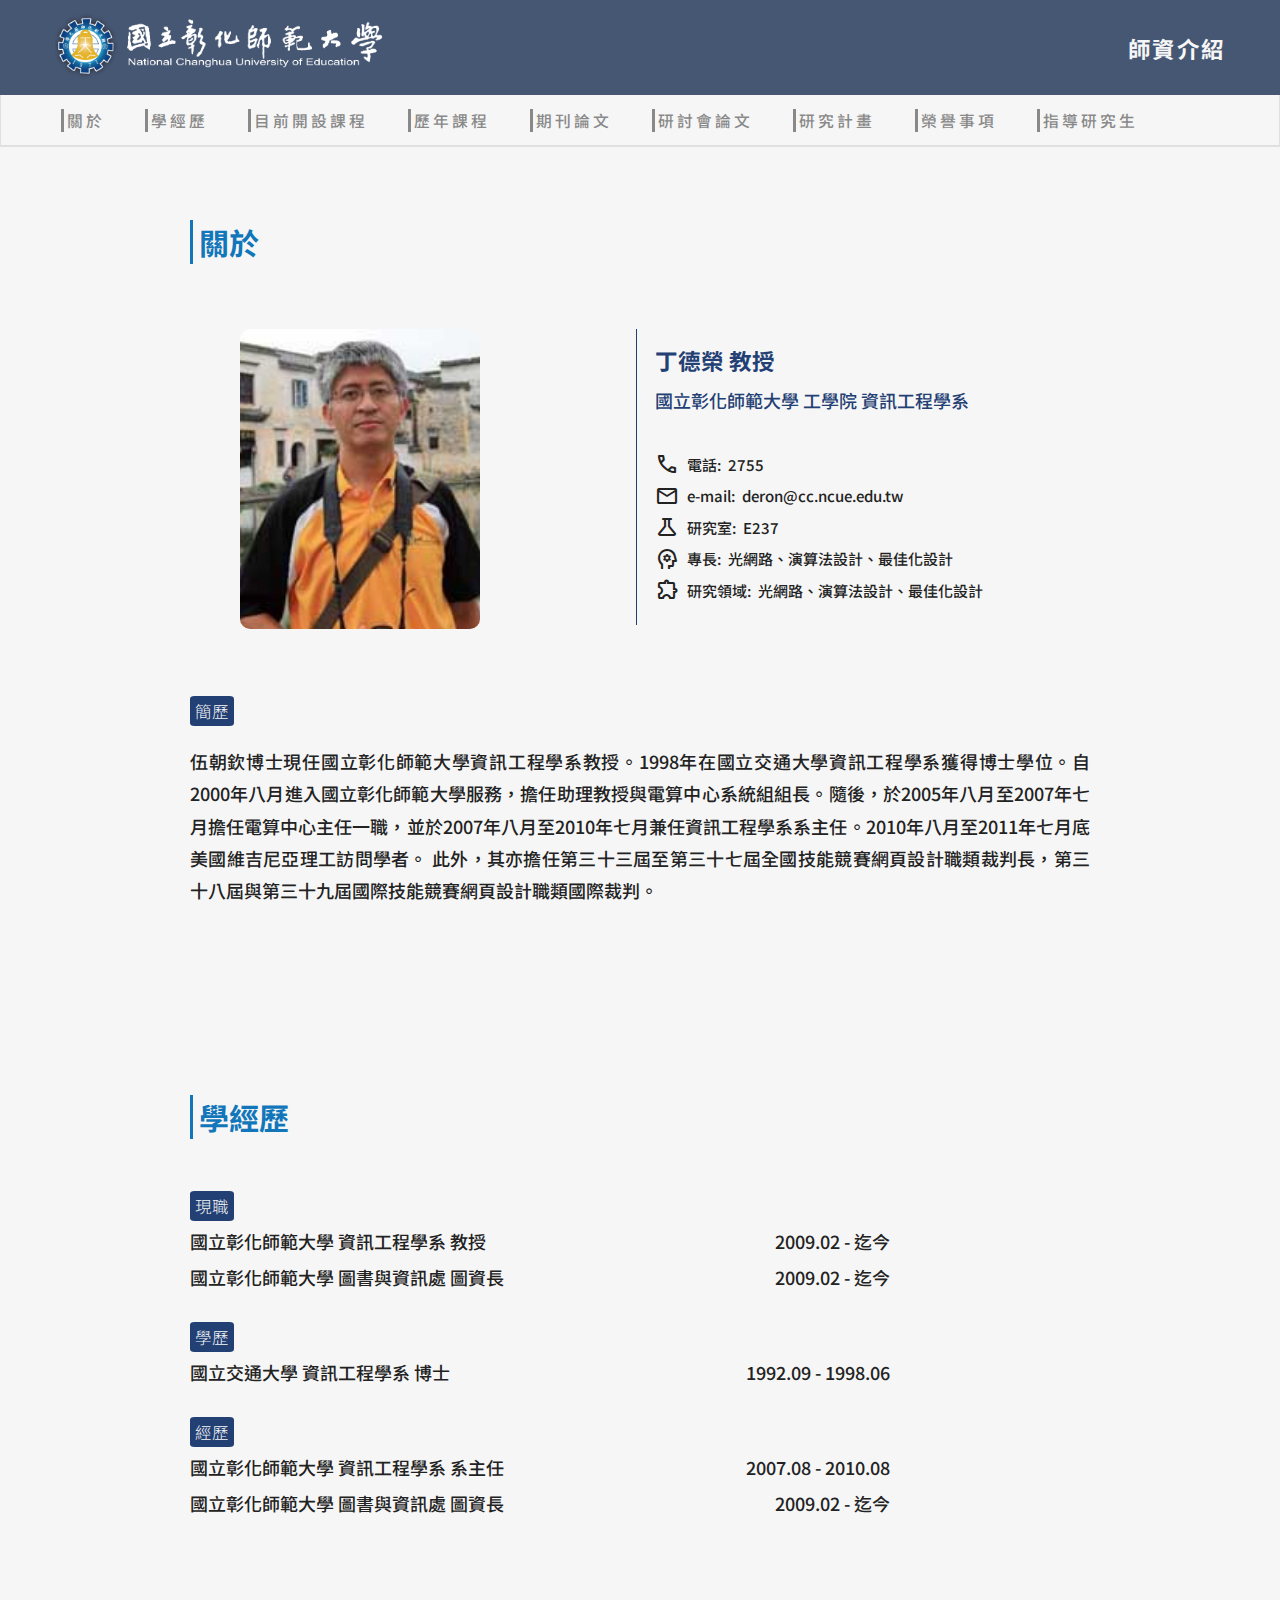
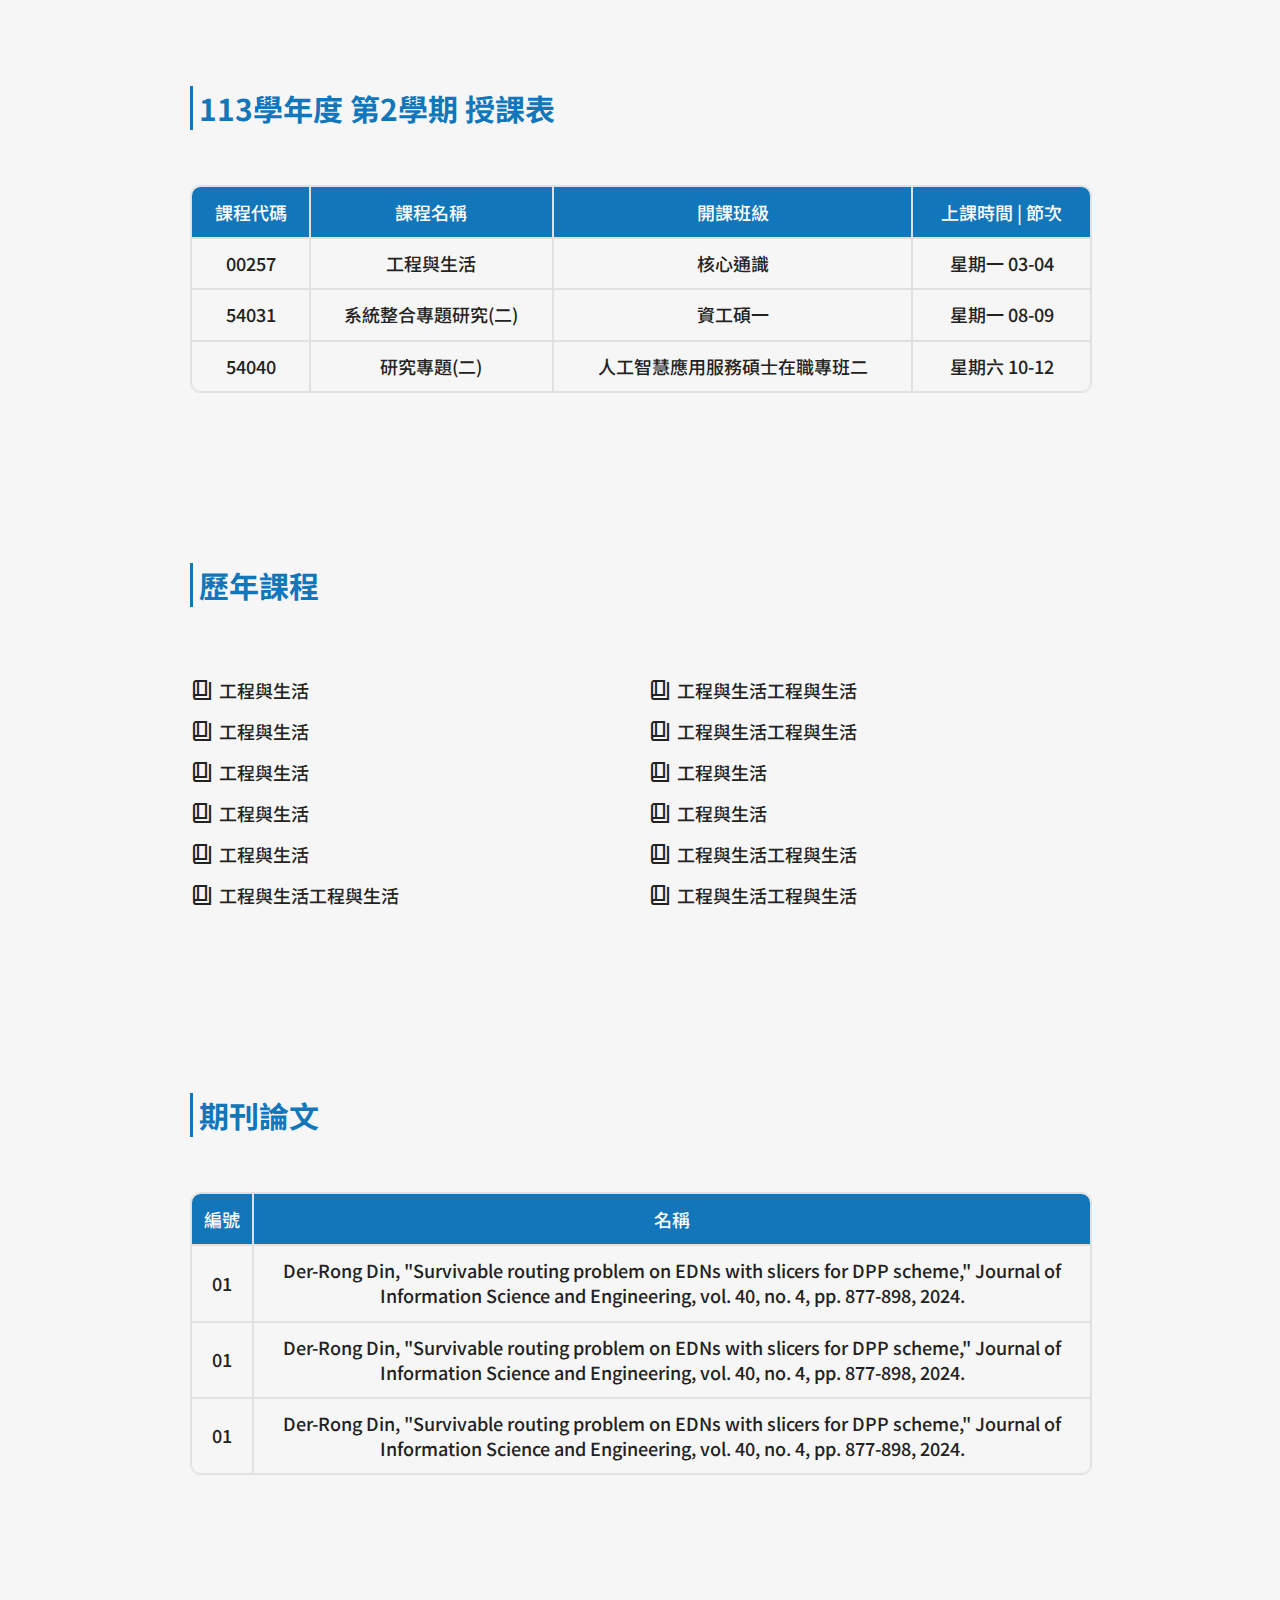
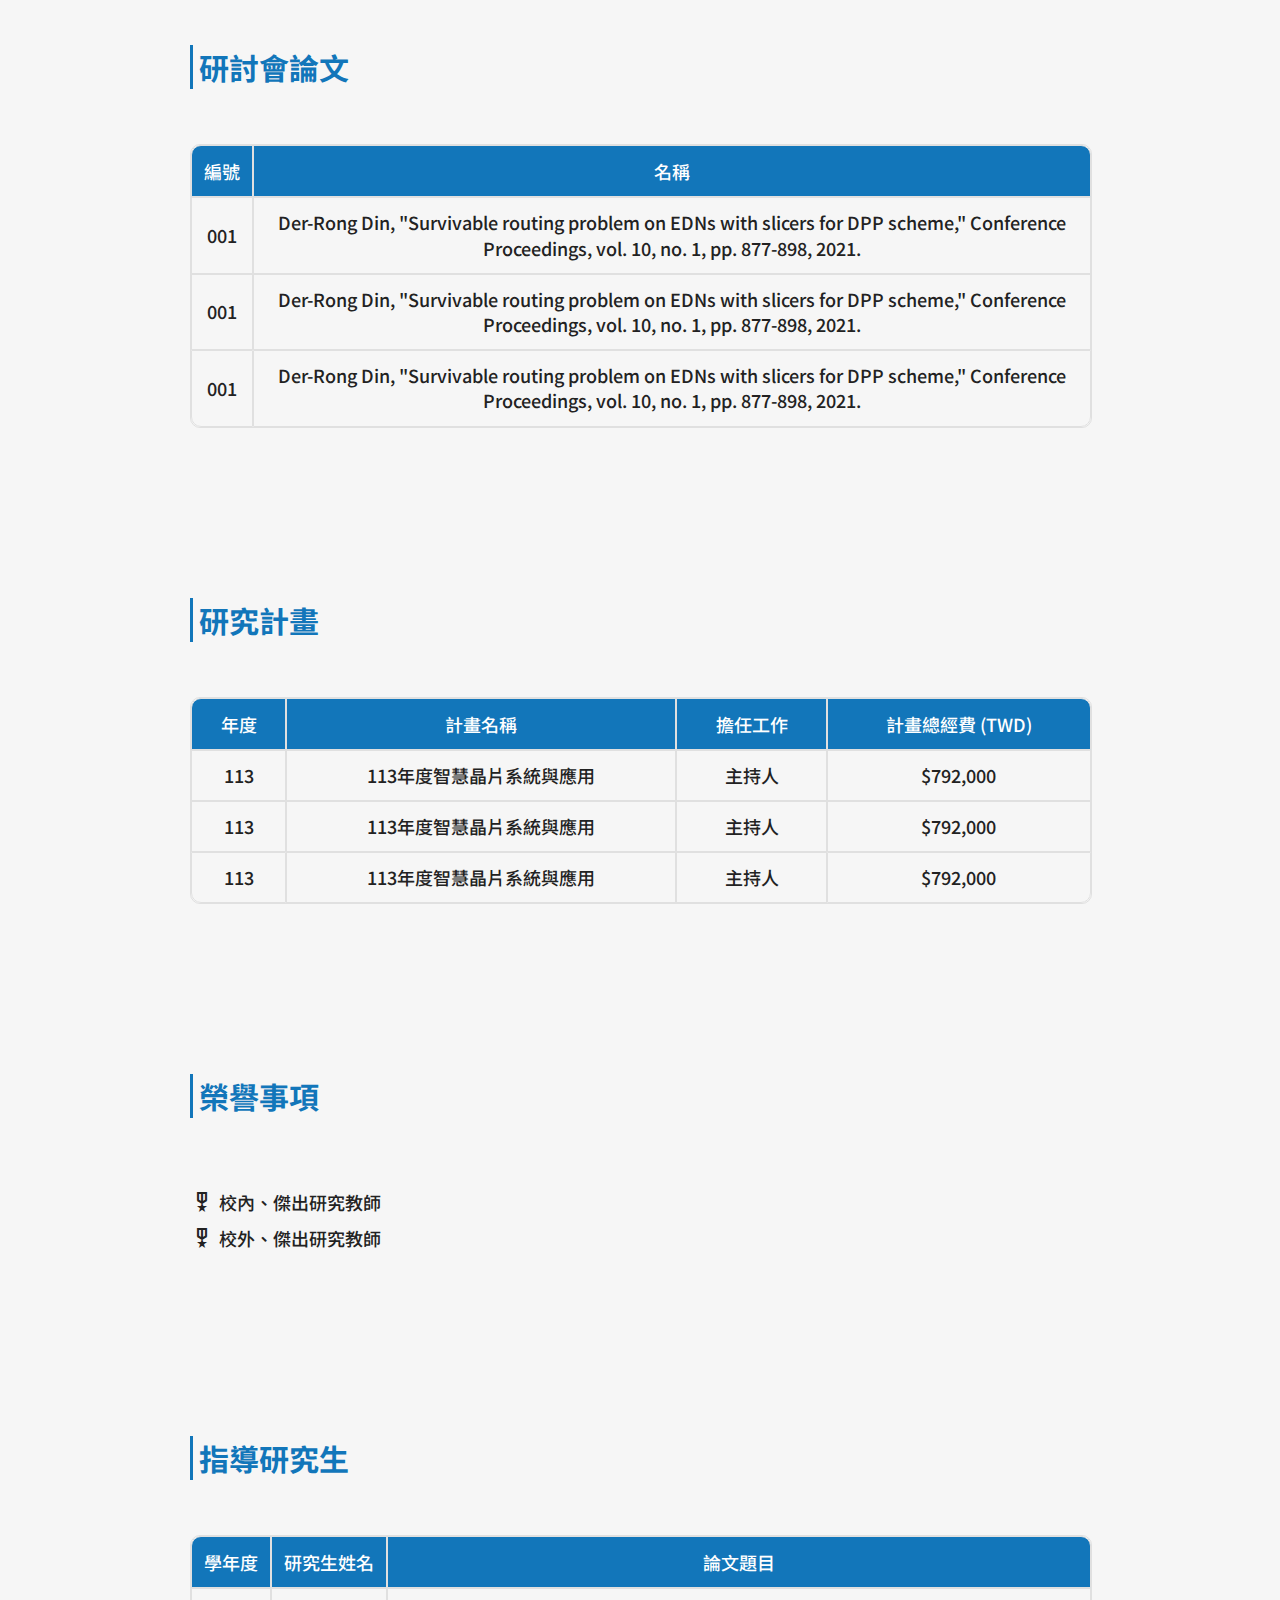
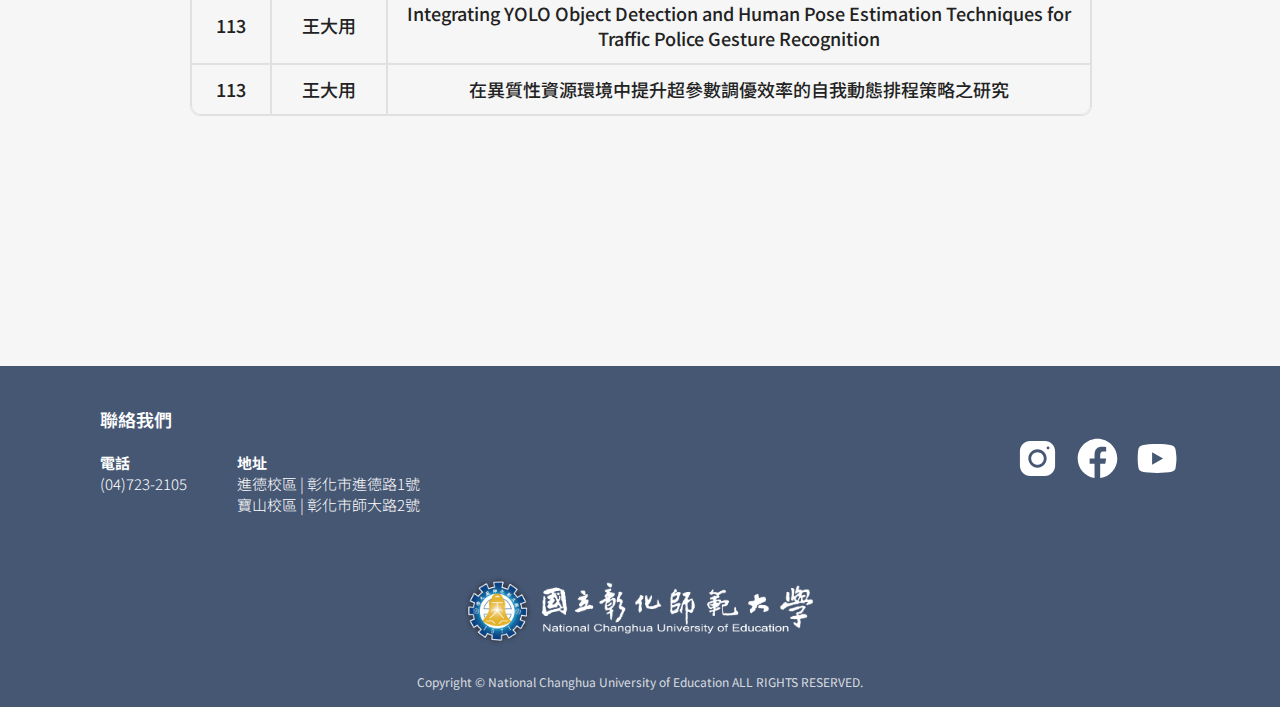
<file: index.html>
<!DOCTYPE html>
<html lang="en">

<head>
    <meta charset="UTF-8">
    <meta name="viewport" content="width=device-width, initial-scale=1.0">
    <link rel="shortcut icon" href="#" />
    <link rel="stylesheet" href="style.css">
    <link rel="preconnect" href="https://fonts.googleapis.com">
    <link rel="preconnect" href="https://fonts.gstatic.com" crossorigin>
    <link href="https://fonts.googleapis.com/css2?family=Material+Symbols+Outlined" rel="stylesheet" />
    <link
        href="https://fonts.googleapis.com/css2?family=Noto+Sans+TC:wght@100..900&family=Noto+Sans:ital,wght@0,100..900;1,100..900&display=swap"
        rel="stylesheet">
    <title>師資介紹</title>
</head>

<body>


    <div class="container">

        <!--header-->
        <header>
            <div class="first_header">

                <div class="ncuelogo_con">
                    <a href="https://www.ncue.edu.tw/" target="_blank" rel="noopener">
                        <img src="./img/NCUElogo.png" alt="">
                        <img src="./img/m_NCUElogo.png" alt="">
                    </a>
                    <span class="m_title">師資介紹</span>
                </div>
                <div class="header_title">師資介紹</div>
                <div class="m_menu"><span id="menu_btn" class="material-symbols-outlined ">
                        menu
                    </span></div>


            </div>
            <div class="second_header">
                <ul data-target="section1">關於</ul>
                <ul data-target="section2">學經歷</ul>
                <ul data-target="section3">目前開設課程</ul>
                <ul data-target="section4">歷年課程</ul>
                <ul data-target="section5">期刊論文</ul>
                <ul data-target="section6">研討會論文</ul>
                <ul data-target="section7">研究計畫</ul>
                <ul data-target="section8">榮譽事項</ul>
                <ul data-target="section9">指導研究生</ul>

            </div>

            <!--漢堡菜單-->


            <nav>

                <div>
                    <ul>
                        <li data-target="section1">關於</li>
                        <li data-target="section2">學經歷</li>
                        <li data-target="section3">目前開設課程</li>
                        <li data-target="section4">歷年課程</li>
                        <li data-target="section5">期刊論文</li>
                        <li data-target="section6">研討會論文</li>
                        <li data-target="section7">研究計畫</li>
                        <li data-target="section8">榮譽事項</li>
                        <li data-target="section9">指導研究生</li>
                    </ul>
                </div>
            </nav>
        </header>


        <!--section1 第一段落-->
        <section class="section1">
            <!--about 關於-->
            <div class="section1_content">
                <!--title 子標題-->
                <div class="title">
                    <h1>關於</h1>
                </div>
                <!--content 內容-->
                <div class="section1_content_part1">
                    <!--photo 照片-->
                    <div class="img-box" style="background-image: url('./img/deron.jpg');"></div>
                    <div class="info_content">
                        <!--name 教授姓名-->
                        <div class="card1_content">
                            <div class="card">
                                <div class="info-row name_style">
                                    <span>丁德榮 教授</span>
                                </div>
                                <!--title 教授職稱-->
                                <div class="info-row title_style">
                                    <span>國立彰化師範大學 工學院 資訊工程學系</span>
                                </div>
                            </div>
                        </div>
                        <!--info-row 教授資訊-->
                        <div class="card1_content">
                            <div class="card">
                                <div class="info-row">
                                    <span class="material-symbols-outlined">
                                        call
                                    </span>
                                    <span>電話:</span>
                                    <span>2755</span>
                                </div>
                                <div class="info-row">
                                    <span class="material-symbols-outlined">
                                        mail
                                    </span>
                                    <span>e-mail:</span>
                                    <span>deron@cc.ncue.edu.tw</span>
                                </div>
                                <div class="info-row">
                                    <span class="material-symbols-outlined">
                                        science
                                    </span>
                                    <span>研究室:</span>
                                    <span>E237</span>
                                </div>
                                <div class="info-row">
                                    <span class="material-symbols-outlined">
                                        psychology
                                    </span>
                                    <span>專長:</span>
                                    <span>光網路、演算法設計、最佳化設計</span>
                                </div>
                                <div class="info-row">
                                    <span class="material-symbols-outlined">
                                        Extension
                                    </span>
                                    <span>研究領域:</span>
                                    <span>光網路、演算法設計、最佳化設計</span>
                                </div>

                            </div>

                        </div>
                    </div>
                </div>
                <!--簡歷-->
                <div class="biography">
                    <h3>簡歷</h3>
                    <p>伍朝欽博士現任國立彰化師範大學資訊工程學系教授。1998年在國立交通大學資訊工程學系獲得博士學位。自2000年八月進入國立彰化師範大學服務，擔任助理教授與電算中心系統組組長。隨後，於2005年八月至2007年七月擔任電算中心主任一職，並於2007年八月至2010年七月兼任資訊工程學系系主任。2010年八月至2011年七月底美國維吉尼亞理工訪問學者。
                        此外，其亦擔任第三十三屆至第三十七屆全國技能競賽網頁設計職類裁判長，第三十八屆與第三十九屆國際技能競賽網頁設計職類國際裁判。</p>
                </div>
            </div>
        </section>

        <!--section2 學經歷-->
        <section class="section2">
            <div class="section_content">
                <div class="title">
                    <h1>學經歷</h1>
                </div>
                <div class="experience_content">
                    <div class="experience_item">
                        <h3>現職</h3>
                        <div class="experience_item_div">
                            <div class="experience_item_con">
                                <span>國立彰化師範大學 資訊工程學系 教授</span>

                            </div>

                            <div class="experience_item_time">
                                <span>2009.02 - 迄今</span>
                            </div>
                        </div>
                        <div class="experience_item_div">
                            <div class="experience_item_con">
                                <span>國立彰化師範大學 圖書與資訊處 圖資長</span>

                            </div>

                            <div class="experience_item_time">
                                <span>2009.02 - 迄今</span>
                            </div>

                        </div>



                    </div>
                    <div class="experience_item">
                        <h3>學歷</h3>
                        <div class="experience_item_div">
                            <div class="experience_item_con">
                                <span>國立交通大學 資訊工程學系 博士</span>

                            </div>

                            <div class="experience_item_time">
                                <span>1992.09 - 1998.06</span>
                            </div>
                        </div>




                    </div>
                    <div class="experience_item">
                        <h3>經歷</h3>
                        <div class="experience_item_div">
                            <div class="experience_item_con">
                                <span>國立彰化師範大學 資訊工程學系 系主任</span>

                            </div>

                            <div class="experience_item_time">
                                <span>2007.08 - 2010.08</span>
                            </div>
                        </div>
                        <div class="experience_item_div">
                            <div class="experience_item_con">
                                <span>國立彰化師範大學 圖書與資訊處 圖資長</span>

                            </div>

                            <div class="experience_item_time">
                                <span>2009.02 - 迄今</span>
                            </div>

                        </div>



                    </div>

                </div>
            </div>
        </section>

        <!--section3 課程表-->
        <section class="section3">
            <div class="section_content">
                <div class="title">
                    <h1>113學年度 第2學期 授課表</h1>
                </div>
                <div class="course_table">
                    <table>
                        <thead>
                            <tr>
                                <th>課程代碼</th>
                                <th>課程名稱</th>
                                <th>開課班級</th>
                                <th>上課時間 | 節次</th>
                            </tr>
                        </thead>
                        <tbody>
                            <tr>
                                <td>00257</td>
                                <td>工程與生活</td>
                                <td>核心通識</td>
                                <td>星期一 03-04</td>
                            </tr>
                            <tr>
                                <td>54031</td>
                                <td>系統整合專題研究(二)</td>
                                <td>資工碩一</td>
                                <td>星期一 08-09</td>
                            </tr>
                            <tr>
                                <td>54040</td>
                                <td>研究專題(二)</td>
                                <td>人工智慧應用服務碩士在職專班二</td>
                                <td>星期六 10-12</td>
                            </tr>
                        </tbody>
                    </table>
                </div>
            </div>
        </section>

        <!--section4 歷年課程-->
        <section class="section4">
            <div class="section_content">
                <div class="title">
                    <h1>歷年課程</h1>
                </div>
                <div class="past_courses">
                    <ul>
                        <li>
                            <span class="material-symbols-outlined">book_4</span>工程與生活
                        </li>
                        <li>
                            <span class="material-symbols-outlined">book_4</span>工程與生活工程與生活
                        </li>
                        <li>
                            <span class="material-symbols-outlined">book_4</span>工程與生活
                        </li>
                        <li>
                            <span class="material-symbols-outlined">book_4</span>工程與生活工程與生活
                        </li>
                        <li>
                            <span class="material-symbols-outlined">book_4</span>工程與生活
                        </li>
                        <li>
                            <span class="material-symbols-outlined">book_4</span>工程與生活
                        </li>
                        <li>
                            <span class="material-symbols-outlined">book_4</span>工程與生活
                        </li>
                        <li>
                            <span class="material-symbols-outlined">book_4</span>工程與生活
                        </li>
                        <li>
                            <span class="material-symbols-outlined">book_4</span>工程與生活
                        </li>
                        <li>
                            <span class="material-symbols-outlined">book_4</span>工程與生活工程與生活
                        </li>
                        <li>
                            <span class="material-symbols-outlined">book_4</span>工程與生活工程與生活
                        </li>
                        <li>
                            <span class="material-symbols-outlined">book_4</span>工程與生活工程與生活
                        </li>
                    </ul>
                </div>
            </div>
        </section>

        <!--section5 期刊論文-->
        <section class="section5">
            <div class="section_content">
                <div class="title">
                    <h1>期刊論文</h1>
                </div>
                <div class="paper_table">
                    <table>
                        <thead>
                            <tr>
                                <th>編號</th>
                                <th>名稱</th>
                            </tr>
                        </thead>
                        <tbody>
                            <tr>
                                <td>01</td>
                                <td>Der-Rong Din, "Survivable routing problem on EDNs with slicers for DPP scheme,"
                                    Journal of Information Science and Engineering, vol. 40, no. 4, pp. 877-898, 2024.
                                </td>
                            </tr>
                            <tr>
                                <td>01</td>
                                <td>Der-Rong Din, "Survivable routing problem on EDNs with slicers for DPP scheme,"
                                    Journal of Information Science and Engineering, vol. 40, no. 4, pp. 877-898, 2024.
                                </td>
                            </tr>
                            <tr>
                                <td>01</td>
                                <td>Der-Rong Din, "Survivable routing problem on EDNs with slicers for DPP scheme,"
                                    Journal of Information Science and Engineering, vol. 40, no. 4, pp. 877-898, 2024.
                                </td>
                            </tr>
                        </tbody>
                    </table>
                </div>
            </div>
        </section>

        <!--section6 研討會論文-->
        <section class="section6">
            <div class="section_content">
                <div class="title">
                    <h1>研討會論文</h1>
                </div>
                <div class="paper_table">
                    <table>
                        <thead>
                            <tr>
                                <th>編號</th>
                                <th>名稱</th>
                            </tr>
                        </thead>
                        <tbody>
                            <tr>
                                <td>001</td>
                                <td>Der-Rong Din, "Survivable routing problem on EDNs with slicers for DPP scheme,"
                                    Conference Proceedings, vol. 10, no. 1, pp. 877-898, 2021.</td>
                            </tr>
                            <tr>
                                <td>001</td>
                                <td>Der-Rong Din, "Survivable routing problem on EDNs with slicers for DPP scheme,"
                                    Conference Proceedings, vol. 10, no. 1, pp. 877-898, 2021.</td>
                            </tr>
                            <tr>
                                <td>001</td>
                                <td>Der-Rong Din, "Survivable routing problem on EDNs with slicers for DPP scheme,"
                                    Conference Proceedings, vol. 10, no. 1, pp. 877-898, 2021.</td>
                            </tr>
                        </tbody>
                    </table>
                </div>
            </div>
        </section>

        <!--section7 研究計畫-->
        <section class="section7">
            <div class="section_content">
                <div class="title">
                    <h1>研究計畫</h1>
                </div>
                <div class="project_table">
                    <table>
                        <thead>
                            <tr>
                                <th>年度</th>
                                <th>計畫名稱</th>
                                <th>擔任工作</th>
                                <th>計畫總經費 (TWD)</th>
                            </tr>
                        </thead>
                        <tbody>
                            <tr>
                                <td>113</td>
                                <td>113年度智慧晶片系統與應用</td>
                                <td>主持人</td>
                                <td>$792,000</td>
                            </tr>
                            <tr>
                                <td>113</td>
                                <td>113年度智慧晶片系統與應用</td>
                                <td>主持人</td>
                                <td>$792,000</td>
                            </tr>
                            <tr>
                                <td>113</td>
                                <td>113年度智慧晶片系統與應用</td>
                                <td>主持人</td>
                                <td>$792,000</td>
                            </tr>
                        </tbody>
                    </table>
                </div>
            </div>
        </section>

        <!--section8 榮譽事項-->
        <section class="section8">
            <div class="section_content">
                <div class="title">
                    <h1>榮譽事項</h1>
                </div>
                <div class="honors_list">
                    <ul>
                        <li><span class="material-symbols-outlined">
                                military_tech
                            </span>校內、傑出研究教師</li>
                        <li><span class="material-symbols-outlined">
                                military_tech
                            </span>校外、傑出研究教師</li>
                    </ul>
                </div>
            </div>
        </section>

        <!--section9 指導研究生-->
        <section class="section9">
            <div class="section_content">
                <div class="title">
                    <h1>指導研究生</h1>
                </div>
                <div class="student_table">
                    <table>
                        <thead>
                            <tr>
                                <th>學年度</th>
                                <th>研究生姓名</th>
                                <th>論文題目</th>
                            </tr>
                        </thead>
                        <tbody>
                            <tr>
                                <td>113</td>
                                <td>王大用</td>
                                <td>Integrating YOLO Object Detection and Human Pose Estimation Techniques for Traffic
                                    Police Gesture Recognition</td>
                            </tr>
                            <tr>
                                <td>113</td>
                                <td>王大用</td>
                                <td>在異質性資源環境中提升超參數調優效率的自我動態排程策略之研究</td>
                            </tr>
                        </tbody>
                    </table>
                </div>
            </div>
        </section>

        <!--TOP按鈕-->
        <div class="top_button">
            <span class="material-symbols-outlined">
                keyboard_arrow_up
            </span>

            <span>TOP</span>
        </div>

        <footer class="footer">
            <div class="footer_content">
                <div class="footer_left">
                    <div>
                        <h3>聯絡我們</h3>
                    </div>
                    <div class="footer_left_con">
                        <div>
                            <h4>電話</h4>
                            <span>(04)723-2105</span>
                        </div>
                        <div>
                            <h4>地址</h4>
                            <span>進德校區 | 彰化市進德路1號<br>寶山校區 | 彰化市師大路2號</span>
                        </div>
                    </div>


                </div>

                <div class="footer_right">

                    <div class="social-icons">
                        <a id="ainstagram" class="social-icon" target="_blank"
                            href="https://www.instagram.com/ncue1971/"><svg xmlns="http://www.w3.org/2000/svg" x="0px"
                                y="0px" width="100" height="100" viewBox="0,0,256,256">
                                <g fill="#ffffff" fill-rule="nonzero" stroke="none" stroke-width="1"
                                    stroke-linecap="butt" stroke-linejoin="miter" stroke-miterlimit="10"
                                    stroke-dasharray="" stroke-dashoffset="0" font-family="none" font-weight="none"
                                    font-size="none" text-anchor="none" style="mix-blend-mode: normal">
                                    <g transform="scale(4,4)">
                                        <path
                                            d="M21.58008,7c-8.039,0 -14.58008,6.54494 -14.58008,14.58594v20.83203c0,8.04 6.54494,14.58203 14.58594,14.58203h20.83203c8.04,0 14.58203,-6.54494 14.58203,-14.58594v-20.83398c0,-8.039 -6.54494,-14.58008 -14.58594,-14.58008zM47,15c1.104,0 2,0.896 2,2c0,1.104 -0.896,2 -2,2c-1.104,0 -2,-0.896 -2,-2c0,-1.104 0.896,-2 2,-2zM32,19c7.17,0 13,5.83 13,13c0,7.17 -5.831,13 -13,13c-7.17,0 -13,-5.831 -13,-13c0,-7.169 5.83,-13 13,-13zM32,23c-4.971,0 -9,4.029 -9,9c0,4.971 4.029,9 9,9c4.971,0 9,-4.029 9,-9c0,-4.971 -4.029,-9 -9,-9z">
                                        </path>
                                    </g>
                                </g>
                            </svg></a>


                        <a id="afacebook" class="social-icon" target="_blank"
                            href="https://www.facebook.com/ncue.edu.tw/"><svg xmlns="http://www.w3.org/2000/svg" x="0px"
                                y="0px" width="100" height="100" viewBox="0,0,256,256">
                                <g fill="#ffffff" fill-rule="nonzero" stroke="none" stroke-width="1"
                                    stroke-linecap="butt" stroke-linejoin="miter" stroke-miterlimit="10"
                                    stroke-dasharray="" stroke-dashoffset="0" font-family="none" font-weight="none"
                                    font-size="none" text-anchor="none" style="mix-blend-mode: normal">
                                    <g transform="scale(5.12,5.12)">
                                        <path
                                            d="M25,3c-12.15,0 -22,9.85 -22,22c0,11.03 8.125,20.137 18.712,21.728v-15.897h-5.443v-5.783h5.443v-3.848c0,-6.371 3.104,-9.168 8.399,-9.168c2.536,0 3.877,0.188 4.512,0.274v5.048h-3.612c-2.248,0 -3.033,2.131 -3.033,4.533v3.161h6.588l-0.894,5.783h-5.694v15.944c10.738,-1.457 19.022,-10.638 19.022,-21.775c0,-12.15 -9.85,-22 -22,-22z">
                                        </path>
                                    </g>
                                </g>
                            </svg></a>
                        <a id="ayoutube" class="social-icon" target="_blank"
                            href="https://www.youtube.com/channel/UCfAJTcIOzqUEOjOegJrxZTA"><svg
                                xmlns="http://www.w3.org/2000/svg" x="0px" y="0px" width="100" height="100"
                                viewBox="0,0,256,256">
                                <g fill="#ffffff" fill-rule="nonzero" stroke="none" stroke-width="1"
                                    stroke-linecap="butt" stroke-linejoin="miter" stroke-miterlimit="10"
                                    stroke-dasharray="" stroke-dashoffset="0" font-family="none" font-weight="none"
                                    font-size="none" text-anchor="none" style="mix-blend-mode: normal">
                                    <g transform="scale(5.12,5.12)">
                                        <path
                                            d="M44.89844,14.5c-0.39844,-2.19922 -2.29687,-3.80078 -4.5,-4.30078c-3.29687,-0.69922 -9.39844,-1.19922 -16,-1.19922c-6.59766,0 -12.79687,0.5 -16.09766,1.19922c-2.19922,0.5 -4.10156,2 -4.5,4.30078c-0.40234,2.5 -0.80078,6 -0.80078,10.5c0,4.5 0.39844,8 0.89844,10.5c0.40234,2.19922 2.30078,3.80078 4.5,4.30078c3.5,0.69922 9.5,1.19922 16.10156,1.19922c6.60156,0 12.60156,-0.5 16.10156,-1.19922c2.19922,-0.5 4.09766,-2 4.5,-4.30078c0.39844,-2.5 0.89844,-6.10156 1,-10.5c-0.20312,-4.5 -0.70312,-8 -1.20312,-10.5zM19,32v-14l12.19922,7z">
                                        </path>
                                    </g>
                                </g>
                            </svg></a>
                    </div>
                </div>
            </div>
            <div class="footer_bottom">
                <div class="footer_center">
                    <img src="./img/NCUElogo.png" alt="NCUE Logo">

                </div>
                <p>Copyright © National Changhua University of Education ALL RIGHTS RESERVED.</p>
            </div>
        </footer>
    </div>

    <script>
        // TOP按鈕功能
        const topButton = document.querySelector('.top_button');

        // ease-in函數
        function easeIn(t) {
            return t * t;
        }

        // 自訂ease-in動畫捲動到頂部
        function scrollToTopEaseIn(duration = 700) {
            const start = window.scrollY;
            const startTime = performance.now();

            function animate(now) {
                const elapsed = now - startTime;
                const progress = Math.min(elapsed / duration, 1);
                const ease = easeIn(progress);
                window.scrollTo(0, start * (1 - ease));
                if (progress < 1) {
                    requestAnimationFrame(animate);
                }
            }
            requestAnimationFrame(animate);
        }

        // 自訂ease-in動畫捲動到指定位置
        function scrollToTargetEaseIn(targetY, duration = 700) {
            const start = window.scrollY;
            const distance = targetY - start;
            const startTime = performance.now();

            function animate(now) {
                const elapsed = now - startTime;
                const progress = Math.min(elapsed / duration, 1);
                const ease = easeIn(progress);
                window.scrollTo(0, start + distance * ease);
                if (progress < 1) {
                    requestAnimationFrame(animate);
                }
            }
            requestAnimationFrame(animate);
        }

        topButton.addEventListener('click', function () {
            scrollToTopEaseIn(700); // 700ms動畫
        });

        // 滾動監聽，控制TOP按鈕顯示/隱藏
        window.addEventListener('scroll', function () {
            if (window.scrollY > 200) { // 滾動超過200px時顯示按鈕
                topButton.classList.add('show');
            } else {
                topButton.classList.remove('show');
            }
        });



        // 導航欄點擊效果 + 對應section捲動（自訂ease-in動畫）

        document.querySelectorAll('.second_header ul').forEach(function (item) {
            item.addEventListener('click', function () {
                // 移除所有ul的active class
                document.querySelectorAll('.second_header ul').forEach(function (ul) {
                    ul.classList.remove('active');
                });
                // 目前點擊的ul加上active
                this.classList.add('active');

                // 原本捲動程式碼
                const targetClass = this.getAttribute('data-target');
                const section = document.querySelector('.' + targetClass);
                const header = document.querySelector('header');
                if (section && header) {
                    const headerHeight = header.offsetHeight;
                    const sectionTop = section.getBoundingClientRect().top + window.scrollY;
                    const targetY = sectionTop - headerHeight;
                    scrollToTargetEaseIn(targetY, 700);
                }
            });
        });

        //切換menu按鈕

        const menuBtn = document.querySelector('#menu_btn');
        const nav = document.querySelector('nav');
        let isOpen = false; // 初始狀態關閉

        menuBtn.addEventListener('click', function () {
            isOpen = !isOpen; // 切換狀態
            menuBtn.innerHTML = isOpen ? 'close' : 'menu';
            nav.style.display = isOpen ? 'block' : 'none';
        });

        // 監聽視窗尺寸變化
        window.addEventListener('resize', function () {
            if (window.innerWidth > 922) {
                // 如果目前寬度超過922px，自動收合菜單
                isOpen = false;
                menuBtn.innerHTML = 'menu';
                nav.style.display = 'none';
            }
        });

        // 漢堡菜單導航欄點擊效果 + 對應section捲動（自訂ease-in動畫）
        document.querySelectorAll('nav div ul li').forEach(function (item) {
            item.addEventListener('click', function () {
                // 只執行捲動，不做active樣式
                const targetClass = this.getAttribute('data-target');
                const section = document.querySelector('.' + targetClass);
                const header = document.querySelector('header');
                if (section && header) {
                    const headerHeight = header.offsetHeight;
                    const sectionTop = section.getBoundingClientRect().top + window.scrollY;
                    const targetY = sectionTop - headerHeight;
                    scrollToTargetEaseIn(targetY, 700);
                    //關閉菜單
                    isOpen = false;
                    menuBtn.innerHTML = 'menu';
                    nav.style.display = 'none';
                }
            });
        });



    </script>
</body>

</html>
</file>
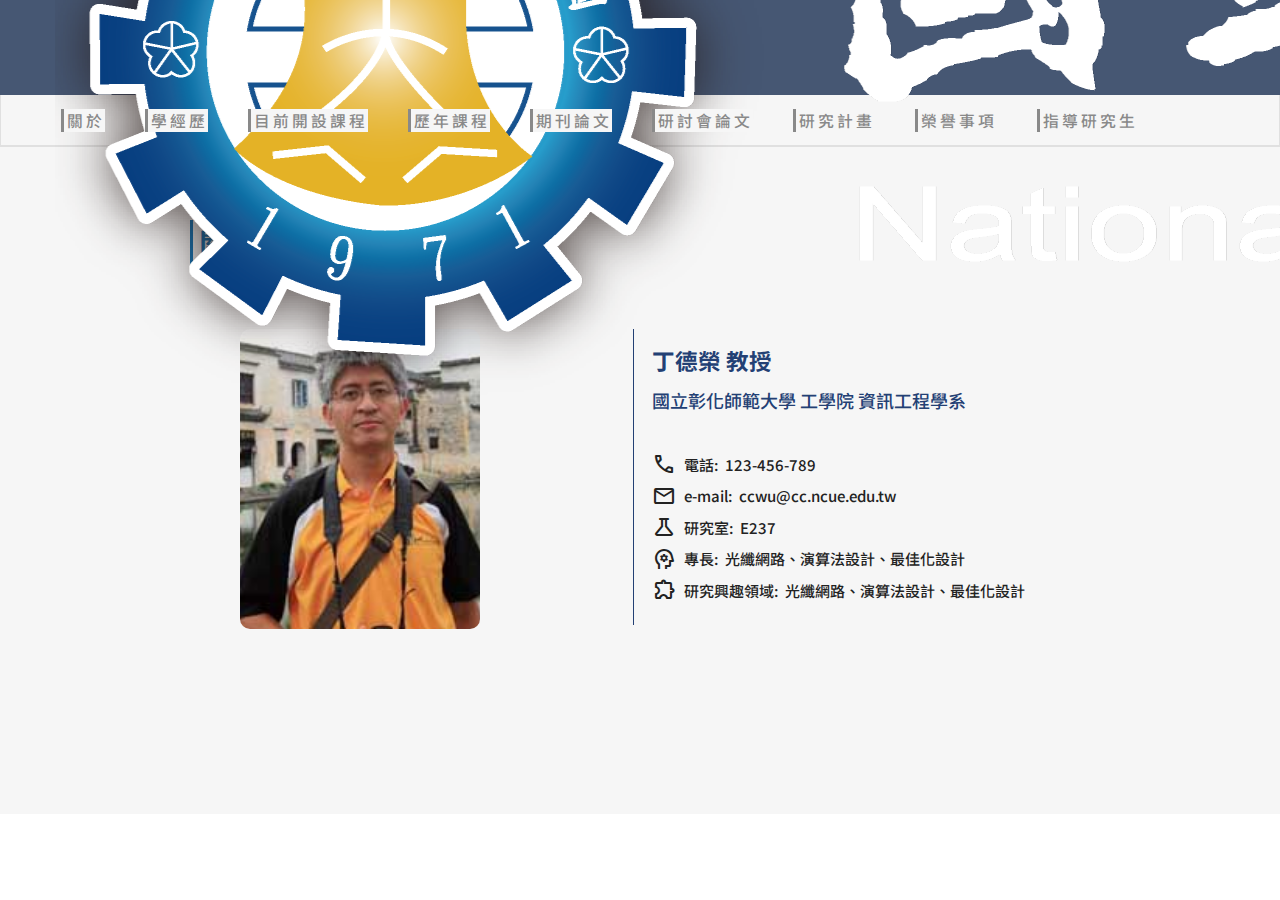
<file: style.html>
<!DOCTYPE html>
<html lang="en">

<head>
    <meta charset="UTF-8">
    <meta name="viewport" content="width=device-width, initial-scale=1.0">
    <link rel="stylesheet" href="style.css">
    <link rel="preconnect" href="https://fonts.googleapis.com">
    <link rel="preconnect" href="https://fonts.gstatic.com" crossorigin>
    <link href="https://fonts.googleapis.com/css2?family=Material+Symbols+Outlined" rel="stylesheet" />
    <link
        href="https://fonts.googleapis.com/css2?family=Noto+Sans+TC:wght@100..900&family=Noto+Sans:ital,wght@0,100..900;1,100..900&display=swap"
        rel="stylesheet">
    <title>師資介紹</title>
</head>

<body>
    <!--grid練習-->
    <!-- <div class="container">
        <div class="item">258</div>
        <div class="item">258</div>
        <div class="item">258</div>
        <div class="item">4444</div>
        <div class="item">4444</div>
      
    </div> -->

    <div class="container">
        <!--header-->
        <header>
            <div class="first_header">

                <div class="ncuelogo_con"><img src="./img/NCUElogo.png" alt=""></div>
                <div class="header_title">師資介紹</div>

            </div>
            <div class="second_header">
                <ul>關於</ul>
                <ul>學經歷</ul>
                <ul>目前開設課程</ul>
                <ul>歷年課程</ul>
                <ul>期刊論文</ul>
                <ul>研討會論文</ul>
                <ul>研究計畫</ul>
                <ul>榮譽事項</ul>
                <ul>指導研究生</ul>

            </div>
        </header>

        <!--section1 第一段落-->
        <section class="section1">
            <!--about 關於-->
            <div class="section1_content">
                <!--title 子標題-->
                <div class="title">
                    <h1>關於</h1>
                </div>
                <!--content 內容-->
                <div class="section1_content_part1">
                    <!--photo 照片-->
                    <div class="img-box" style="background-image: url('./img/deron.jpg');"></div>
                    <div class="info_content">
                        <!--name 教授姓名-->
                        <div class="card1_content">
                            <div class="card">
                                <div class="info-row name_style">
                                    <span>丁德榮 教授</span>
                                </div>
                                 <!--title 教授職稱-->
                                <div class="info-row title_style">
                                    <span>國立彰化師範大學 工學院 資訊工程學系</span>
                                </div>
                            </div>
                        </div>
                        <!--info-row 教授資訊-->
                        <div class="card1_content">
                            <div class="card">
                                <div class="info-row">
                                    <span class="material-symbols-outlined">
                                        call
                                    </span>
                                    <span>電話:</span>
                                    <span>123-456-789</span>
                                </div>
                                <div class="info-row">
                                    <span class="material-symbols-outlined">
                                        mail
                                    </span>
                                    <span>e-mail:</span>
                                    <span>ccwu@cc.ncue.edu.tw</span>
                                </div>
                                <div class="info-row">
                                    <span class="material-symbols-outlined">
                                        science
                                    </span>
                                    <span>研究室:</span>
                                    <span>E237</span>
                                </div>
                                 <div class="info-row">
                                    <span class="material-symbols-outlined">
                                        psychology
                                    </span>
                                    <span>專長:</span>
                                    <span>光纖網路、演算法設計、最佳化設計</span>
                                </div>
                                 <div class="info-row">
                                    <span class="material-symbols-outlined">
                                        Extension
                                    </span>
                                    <span>研究興趣領域:</span>
                                    <span>光纖網路、演算法設計、最佳化設計</span>
                                </div>
                                
                            </div>

                        </div>
                    </div>
                </div>
            </div>
            <!--簡歷-->
            <div></div>
        </section>

        <footer></footer>
    </div>
</body>

</html>
</file>
<file: style.css>
@charset "UTF-8";
html {
  font-size: 15px;
  font-family: "Noto Sans TC", Arial, Helvetica, sans-serif; }

body {
  margin: 0;
  /* 清除瀏覽器預設邊距 */ }

.container {
  width: 100%;
  height: 100%;
  flex-direction: column;
  gap: 150px;
  background-color: #F6F6F6;
  color: #465773;
  display: flex;
  align-items: center; }

header {
  width: 100%;
  position: fixed;
  top: 0;
  z-index: 1001; }

.first_header {
  padding: 0px 55px;
  justify-content: space-between;
  align-self: stretch;
  height: 95px;
  background-color: #465773;
  color: #F6F6F6;
  display: flex;
  align-items: center; }

.header_title {
  font-family: "Noto Sans TC", Arial, Helvetica, sans-serif;
  font-size: 1.5rem;
  font-style: normal;
  font-weight: 700;
  line-height: normal;
  letter-spacing: 1.2px; }

.ncuelogo_con a img {
  height: 95px;
  width: auto; }

.ncuelogo_con a img:last-child {
  display: none; }

.second_header {
  height: 40px;
  padding: 5px 60px;
  justify-content: flex-start;
  align-self: center;
  font-family: "Noto Sans TC", Arial, Helvetica, sans-serif;
  border-right: 1px solid #E0E0E0;
  border-bottom: 2px solid #E0E0E0;
  border-left: 1px solid #E0E0E0;
  gap: 40px;
  background-color: #F6F6F6;
  color: #898989;
  display: flex;
  align-items: center; }

nav {
  display: none;
  background-color: #E4EBF2;
  width: 100vw;
  /* 滿寬 */
  height: 100vh;
  position: fixed;
  /* 固定定位 */
  top: 60px;
  /* 從 header 高度開始 */
  left: 0;
  width: 100vw;
  height: calc(100vh - 60px);
  /* 佔滿除 header 外剩餘高度 */
  overflow-y: auto;
  /* 可滾動 */
  z-index: 999; }

nav div ul {
  list-style: none;
  padding-left: 15px;
  font-size: 1.1rem;
  width: fit-content;
  margin: 0 70px; }

nav div ul li {
  padding-left: 5px;
  margin: 32px 0;
  font-weight: 700;
  cursor: pointer;
  border-left: 3px solid #465773; }

nav div ul li:hover {
  color: #1276BA;
  border-left: 3px solid #1276BA; }

.second_header ul {
  padding-left: 3px;
  letter-spacing: 3px;
  display: flex;
  white-space: nowrap;
  border-left: 3px solid #898989;
  font-size: 1.05rem;
  font-style: normal;
  font-weight: 500;
  line-height: normal;
  background-color: #F6F6F6;
  color: #898989;
  display: flex;
  align-items: center; }
  .second_header ul:hover {
    color: #3DAEDE;
    border-left: 3px solid #3DAEDE;
    cursor: pointer;
    transition: 0.3s ease-in; }

.second_header ul.active {
  color: #1276BA;
  border-left: 3px solid #1276BA;
  /* 其他 active 狀態樣式 */ }

.section1 {
  padding: 200px 55px 0px 55px;
  flex-direction: column;
  gap: 35px;
  align-self: stretch;
  display: flex;
  align-items: center; }

.title > h1 {
  padding-left: 6px;
  gap: 10px;
  border-left: 3px solid #1276BA;
  font-size: 2rem;
  display: flex;
  align-items: center;
  justify-content: flex-start;
  color: #1276BA; }

.img-box {
  width: 240px;
  height: 300px;
  background-size: cover;
  background-position: center;
  background-repeat: no-repeat;
  display: inline-block;
  border-radius: 10px; }

.section1_content {
  display: flex;
  width: 900px;
  flex-direction: column;
  align-items: flex-start;
  gap: 45px; }

.section1_content_part1 {
  display: flex;
  padding: 0px 50px;
  justify-content: space-between;
  align-items: flex-start;
  align-self: stretch; }

.info_content {
  border-left: 1px solid #234074;
  padding-left: 3px; }

.card1_content {
  display: grid;
  grid-template-columns: repeat(auto-fill, minmax(400px, 1fr));
  gap: 1rem;
  font-family: "Noto Sans TC", Arial, Helvetica, sans-serif;
  font-weight: 500;
  font-size: 1rem; }

.card {
  padding: 1em;
  color: #222222; }

.info-row {
  display: grid;
  grid-template-columns: auto auto 1fr;
  align-items: center;
  gap: 0.5em;
  margin-bottom: 0.5em; }

.name_style {
  font-weight: 700;
  color: #234074;
  font-size: 1.5rem; }

.title_style {
  font-weight: 500;
  color: #234074;
  font-size: 1.2rem; }

.material-symbols-outlined {
  font-family: 'Material Symbols Outlined';
  font-variation-settings: 'FILL' 0, 'wght' 400, 'GRAD' 0, 'opsz' 24; }

.biography {
  font-family: "Noto Sans TC", Arial, Helvetica, sans-serif;
  font-size: 1.2rem;
  line-height: 1.8;
  color: #222222;
  text-align: justify;
  margin-top: 20px;
  font-weight: 500; }
  .biography h3 {
    font-family: "Noto Sans TC", Arial, Helvetica, sans-serif;
    font-size: 1.1rem;
    font-weight: 300;
    color: #F6F6F6;
    padding: 3px 5px 3px 5px;
    background-color: #234074;
    display: inline;
    border-radius: 10%; }

.section_content {
  width: 900px;
  display: flex;
  flex-direction: column;
  gap: 35px;
  align-items: flex-start; }

.section2, .section3, .section4, .section5, .section6, .section7, .section8, .section9 {
  padding: 0px 55px;
  display: flex;
  flex-direction: column;
  gap: 35px;
  align-items: center;
  align-self: stretch; }

.experience_content {
  display: flex;
  flex-direction: column;
  gap: 35px;
  width: 100%; }

.experience_item h3 {
  font-family: "Noto Sans TC", Arial, Helvetica, sans-serif;
  font-size: 1.1rem;
  font-weight: 300;
  color: #F6F6F6;
  padding: 3px 5px 3px 5px;
  background-color: #234074;
  display: inline;
  border-radius: 10%; }
.experience_item .experience_item_div {
  display: flex;
  justify-content: flex-start;
  margin-top: 10px;
  font-size: 1.2rem;
  font-weight: 500;
  color: #222222; }
.experience_item .experience_item_con {
  display: flex;
  justify-content: flex-start;
  width: 350px; }
.experience_item .experience_item_time {
  display: flex;
  justify-content: flex-end;
  width: 350px; }

.course_table, .paper_table, .project_table, .student_table {
  width: 100%;
  overflow-x: auto;
  border-radius: 10px;
  border: 1px solid #E0E0E0;
  border-collapse: separate;
  border-spacing: 0; }
  .course_table table, .paper_table table, .project_table table, .student_table table {
    width: 100%;
    border-collapse: separate;
    border-spacing: 0;
    border-radius: 10px;
    font-family: "Noto Sans TC", Arial, Helvetica, sans-serif; }
    .course_table table th, .course_table table td, .paper_table table th, .paper_table table td, .project_table table th, .project_table table td, .student_table table th, .student_table table td {
      padding: 12px;
      border: 1px solid #E0E0E0;
      text-align: center;
      font-size: 1.2rem;
      font-weight: 500; }
    .course_table table th, .paper_table table th, .project_table table th, .student_table table th {
      background-color: #1276BA;
      color: white;
      font-weight: 500;
      font-size: 1.2rem;
      border: 1px solid #E0E0E0; }
    .course_table table th:first-child, .paper_table table th:first-child, .project_table table th:first-child, .student_table table th:first-child {
      border-top-left-radius: 10px; }
    .course_table table th:last-child, .paper_table table th:last-child, .project_table table th:last-child, .student_table table th:last-child {
      border-top-right-radius: 10px; }
    .course_table table tr:last-child td:first-child, .paper_table table tr:last-child td:first-child, .project_table table tr:last-child td:first-child, .student_table table tr:last-child td:first-child {
      border-bottom-left-radius: 10px; }
    .course_table table tr:last-child td:last-child, .paper_table table tr:last-child td:last-child, .project_table table tr:last-child td:last-child, .student_table table tr:last-child td:last-child {
      border-bottom-right-radius: 10px; }
    .course_table table td, .paper_table table td, .project_table table td, .student_table table td {
      color: #222222;
      font-size: 1.2rem;
      line-height: 1.4;
      font-weight: 500; }
    .course_table table tbody tr:hover, .paper_table table tbody tr:hover, .project_table table tbody tr:hover, .student_table table tbody tr:hover {
      background-color: #f5f5f5; }

.past_courses {
  width: 100%; }
  .past_courses ul {
    list-style: none;
    padding: 0;
    display: grid;
    grid-template-columns: repeat(auto-fit, minmax(300px, 1fr));
    gap: 15px; }
    .past_courses ul li {
      font-family: "Noto Sans TC", Arial, Helvetica, sans-serif;
      font-size: 1.2rem;
      color: #222222;
      font-weight: 500;
      display: flex;
      align-items: center; }
      .past_courses ul li span {
        margin-right: 5px; }

.honors_list {
  width: 100%; }
  .honors_list ul {
    list-style: none;
    padding: 0;
    display: flex;
    gap: 10px;
    flex-direction: column; }
    .honors_list ul li {
      font-family: "Noto Sans TC", Arial, Helvetica, sans-serif;
      font-size: 1.2rem;
      color: #222222;
      font-weight: 500;
      display: flex;
      align-items: center; }
      .honors_list ul li span {
        margin-right: 5px; }

.top_button {
  position: fixed;
  bottom: 400px;
  right: 30px;
  width: 55px;
  height: 55px;
  background-color: #F6F6F6;
  border: 2px solid #1276BA;
  color: #1276BA;
  border-radius: 50%;
  display: flex;
  flex-direction: column;
  align-items: center;
  cursor: pointer;
  transition: all 0.3s ease;
  z-index: 1000;
  opacity: 0;
  visibility: hidden;
  transform: translateY(20px);
  /* 移除 padding-top，避免破壞圓形 */
  padding-top: 0; }
  .top_button:hover {
    background-color: #1276BA;
    color: #fff; }
    .top_button:hover .material-symbols-outlined,
    .top_button:hover span:last-child {
      color: #fff; }
  .top_button.show {
    opacity: 1;
    visibility: visible;
    transform: translateY(0); }
  .top_button .material-symbols-outlined {
    font-size: 3rem;
    margin-bottom: -0.1em;
    line-height: 1; }
  .top_button span:last-child {
    font-size: 1.2rem;
    font-weight: 700;
    margin-top: -0.55em;
    letter-spacing: 1px;
    line-height: 1; }

.footer {
  background-color: #465773;
  color: white;
  width: 100%;
  margin-top: 100px; }
  .footer .footer_content {
    display: flex;
    justify-content: space-between;
    align-items: center;
    padding: 40px 100px;
    gap: 50px; }
    .footer .footer_content .footer_left {
      display: flex;
      flex-direction: column;
      justify-content: center;
      gap: 20px; }
      .footer .footer_content .footer_left h3 {
        font-family: "Noto Sans TC", Arial, Helvetica, sans-serif;
        font-size: 1.2rem;
        font-weight: 600;
        margin: 0; }
      .footer .footer_content .footer_left h4 {
        margin: 0; }
      .footer .footer_content .footer_left .footer_left_con {
        display: inline-flex;
        gap: 50px; }
      .footer .footer_content .footer_left span {
        font-size: 1rem;
        font-weight: 300; }
    .footer .footer_content .footer_right .social_icons {
      display: flex;
      justify-content: center; }
      .footer .footer_content .footer_right .social_icons .material-symbols-outlined {
        font-size: 30px;
        cursor: pointer;
        transition: color 0.3s ease; }
  .footer .footer_center {
    display: flex;
    flex-direction: column;
    align-items: center;
    justify-content: center;
    gap: 10px;
    flex: 1; }
    .footer .footer_center img {
      width: 350px;
      height: auto; }
    .footer .footer_center p {
      font-family: "Noto Sans TC", Arial, Helvetica, sans-serif;
      font-size: 1.1rem;
      font-weight: 500; }
  .footer .social-icons {
    display: flex;
    gap: 15px;
    justify-content: center; }
  .footer .social-icons svg {
    width: 45px;
    height: 45px; }
  .footer .social-icons svg:hover path {
    transition: 0.3s;
    fill: rgba(255, 255, 255, 0.6); }
  .footer .footer_bottom {
    padding: 5px 100px;
    text-align: center; }
    .footer .footer_bottom p {
      font-family: "Noto Sans TC", Arial, Helvetica, sans-serif;
      font-size: 0.8rem;
      color: rgba(255, 255, 255, 0.8); }

.m_menu {
  display: none; }

.m_title {
  display: none; }

@media (max-width: 992px) {
  .section_content {
    width: 100%;
    padding: 0 20px;
    align-items: center; }

  .section1 {
    padding: 100px 20px 0px 20px; }

  .section1_content {
    width: 100%;
    padding: 0 20px;
    align-items: center; }

  .title > h1 {
    justify-content: center;
    text-align: center;
    padding-left: 6px;
    border-left: 3px solid #1276BA;
    font-size: 1.5rem; }

  .section1_content_part1 {
    flex-direction: column;
    align-items: center;
    gap: 30px;
    padding: 0px 20px; }

  .img-box {
    width: 200px;
    height: 250px; }

  .card1_content {
    grid-template-columns: 1fr;
    width: 100%;
    font-size: 0.9rem; }

  .biography {
    width: 100%; }
    .biography h3 {
      font-size: 1rem; }
    .biography p {
      font-size: 1rem;
      line-height: 1.6; }

  .section2, .section3, .section4, .section5, .section6, .section7, .section8, .section9 {
    padding: 0px 20px; }

  .past_courses ul {
    grid-template-columns: 1fr; }

  .footer .footer_content {
    flex-direction: column;
    gap: 30px;
    padding: 40px 20px; }

  .top_button {
    bottom: 100px;
    right: 20px;
    width: 45px;
    height: 45px; }
    .top_button .material-symbols-outlined {
      font-size: 1.8rem;
      margin-bottom: -0.05em; }
    .top_button span:last-child {
      font-size: 0.8rem;
      margin-top: -0.3em; }

  .second_header {
    display: none; }

  .ncuelogo_con a img:first-child {
    display: none; }

  .ncuelogo_con a img:last-child {
    display: inline;
    height: 40px;
    width: auto; }

  .first_header {
    padding: 0px 20px; }

  .header_title {
    display: none; }

  .m_menu {
    display: block; }

  .m_menu span.material-symbols-outlined {
    font-size: 36px;
    /* 調整數值就可以改尺寸 */
    cursor: pointer;
    /* 滑鼠移過去變成手型 */ }

  .m_title {
    display: inline;
    font-family: "Noto Sans TC", Arial, Helvetica, sans-serif;
    font-size: 1.2rem;
    font-weight: 600; }

  .ncuelogo_con {
    display: flex;
    justify-content: center;
    align-items: center; }

  .first_header {
    height: 60px; }

  .info-row {
    align-items: flex-start; }

  .experience_item h3 {
    font-size: 1rem; }

  .experience_item_div {
    display: flex;
    flex-wrap: wrap;
    /* 允許折行 */ }
    .experience_item_div .experience_item_time {
      font-size: 1rem;
      justify-content: flex-start; }
    .experience_item_div .experience_item_con {
      font-size: 1rem; }

  th, td {
    font-size: 1rem !important;
    padding: 5px !important; }

  .past_courses ul li, .honors_list ul li {
    font-size: 1rem; }

  .footer_left h3 {
    font-size: 1rem !important; }

  h4 {
    font-size: 0.9rem; }

  .footer_left span {
    font-size: 0.9rem !important; }

  .paper_table td:last-child,
  .student_table td:last-child {
    text-align: start; }

  .footer .footer_center img {
    width: 250px;
    height: auto; }

  .footer .social-icons svg {
    width: 30px;
    height: 30px; }

  .footer .footer_bottom {
    padding: 0px 0px; }
    .footer .footer_bottom p {
      font-size: 0.6rem; } }
.course_table th:first-child,
.course_table td:first-child,
.paper_table th:first-child,
.paper_table td:first-child,
.project_table th:first-child,
.project_table td:first-child,
.student_table th:first-child,
.student_table td:first-child {
  white-space: nowrap; }

.student_table th:nth-child(2),
.student_table td:nth-child(2),
.course_table th:nth-child(2),
.course_table th:nth-child(3) {
  white-space: nowrap; }

/*# sourceMappingURL=style.css.map */
</file>
